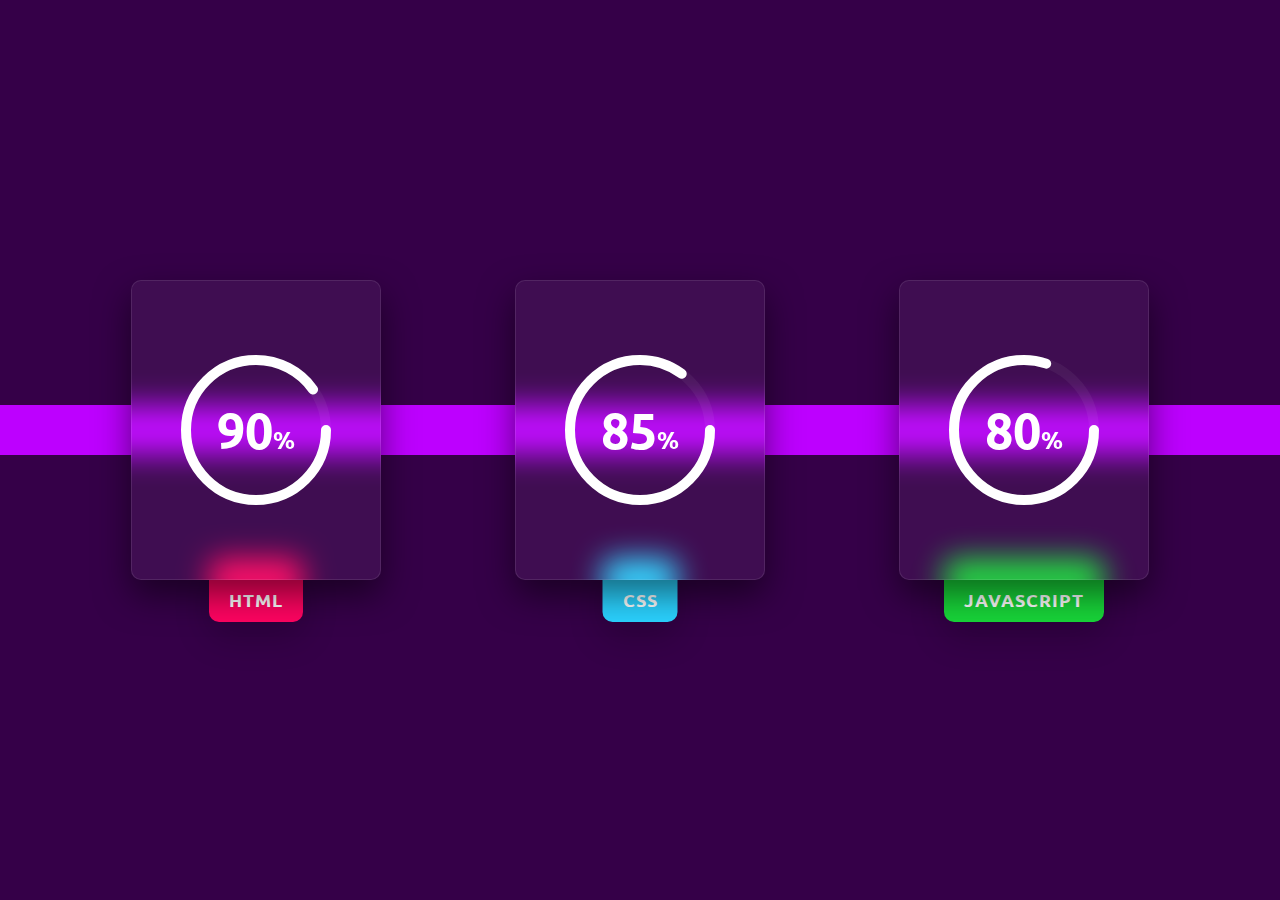
<file: 2-css-process-bar-17-08-21/index.html>
<!DOCTYPE html>
<html lang="en">
  <head>
    <meta charset="UTF-8" />
    <meta http-equiv="X-UA-Compatible" content="IE=edge" />
    <meta name="viewport" content="width=device-width, initial-scale=1.0" />
    <title>Circle Progress Bar</title>
    <link rel="stylesheet" href="style.css" />
  </head>
  <body>
    <section>
      <div class="container">
        <div class="card">
          <div class="box">
            <div>
              <div class="percent">
                <svg>
                  <circle cx="70" cy="70" r="70"></circle>
                  <circle cx="70" cy="70" r="70"></circle>
                </svg>
                <div class="number">
                  <h2>90<span>%</span></h2>
                </div>
              </div>
            </div>
          </div>
          <div class="text">HTML</div>
        </div>
        <div class="card">
          <div class="box">
            <div>
              <div class="percent">
                <svg>
                  <circle cx="70" cy="70" r="70"></circle>
                  <circle cx="70" cy="70" r="70"></circle>
                </svg>
                <div class="number">
                  <h2>85<span>%</span></h2>
                </div>
              </div>
            </div>
          </div>
          <div class="text">CSS</div>
        </div>
        <div class="card">
          <div class="box">
            <div>
              <div class="percent">
                <svg>
                  <circle cx="70" cy="70" r="70"></circle>
                  <circle cx="70" cy="70" r="70"></circle>
                </svg>
                <div class="number">
                  <h2>80<span>%</span></h2>
                </div>
              </div>
            </div>
          </div>
          <div class="text">JAVASCRIPT</div>
        </div>
      </div>
    </section>
  </body>
</html>
</file>
<file: 2-css-process-bar-17-08-21/style.css>
@import url("https://fonts.googleapis.com/css2?family=Ubuntu:ital,wght@0,300;0,400;0,500;0,700;1,300;1,400;1,500;1,700&display=swap");

*,
*::after,
*::before {
  margin: 0;
  padding: 0;
  box-sizing: border-box;
  font-family: "ubuntu", sans-serif;
}

section {
  position: relative;
  display: flex;
  justify-content: center;
  align-items: center;
  padding: 40px 0;
  min-height: 100vh;
  background: #350048;
}

section::before {
  content: "";
  position: absolute;
  top: 45%;
  left: 0;
  width: 100%;
  height: 50px;
  background: #bd00ff;
}

.container {
  width: 90%;
  display: flex;
  flex-wrap: wrap;
  justify-content: space-around;
}

.container .card {
  position: relative;
  width: 250px;
  height: 300px;
  text-align: center;
  z-index: 10;
  margin: 20px 20px 60px;
}

.container .card .box {
  position: absolute;
  top: 0;
  left: 0;
  height: 100%;
  width: 100%;
  display: flex;
  justify-content: center;
  align-items: center;
  background: rgba(255, 255, 255, 0.05);
  box-shadow: 0 15px 35px rgba(0, 0, 0, 0.5);
  backdrop-filter: blur(15px);
  border: 1px solid rgba(255, 255, 255, 0.1);
  z-index: 10;
  border-radius: 10px;
}

.percent {
  position: relative;
  height: 150px;
  width: 150px;
  border-radius: 50%;
  z-index: 100;
}

.percent .number {
  position: absolute;
  top: 0;
  left: 0;
  width: 100%;
  height: 100%;
  display: flex;
  justify-content: center;
  align-items: center;
}

.percent .number h2 {
  color: white;
  font-weight: 700;
  font-size: 50px;
}
.percent .number h2 span {
  font-size: 24px;
}

.text {
  position: absolute;
  bottom: -42px;
  left: 50%;
  transform: translateX(-50%);
  align-items: center;
  background: #f00;
  border-radius: 10px;
  font-weight: 800;
  font-size: 18px;
  letter-spacing: 1px;
  text-transform: uppercase;
  padding: 30px 20px 10px;
  z-index: 1;
  box-shadow: 0 15px 35px rgba(0, 0, 0, 0.2);
  color: white;
  pointer-events: none;
  transition: bottom 0.5s, z-index 0s, transform 0.5s, padding 0.5s;
  transition-delay: 0.5s, 0.5s, 0s, 0.5s;
}

.card:hover .text {
  bottom: -70px;
  z-index: 11;
  transform: translateX(-50%) translateY(-50%);
  padding: 10px 20px 10px;
  transition-delay: 0s, 0.5s, 0.5s, 0s;
}

.card:nth-child(1) .text {
  background: #ff0461;
}
.card:nth-child(2) .text {
  background: #2bd2ff;
}
.card:nth-child(3) .text {
  background: #18d539;
}

svg {
  position: relative;
  width: 150px;
  height: 150px;
}

svg circle {
  width: 100%;
  height: 100%;
  fill: none;
  stroke-width: 10;
  stroke: rgba(255, 255, 255, 0.05);
  transform: translate(5px, 5px);
  stroke-linecap: round;
}
svg circle:nth-child(2) {
  stroke: white;
  stroke-dasharray: 440px;
  stroke-dashoffset: 440px;
}
.card:nth-child(1) svg circle:nth-child(2) {
  stroke-dashoffset: calc(440px - (440px * 90) / 100);
}
.card:nth-child(2) svg circle:nth-child(2) {
  stroke-dashoffset: calc(440px - (440px * 85) / 100);
}
.card:nth-child(3) svg circle:nth-child(2) {
  stroke-dashoffset: calc(440px - (440px * 80) / 100);
}
</file>
